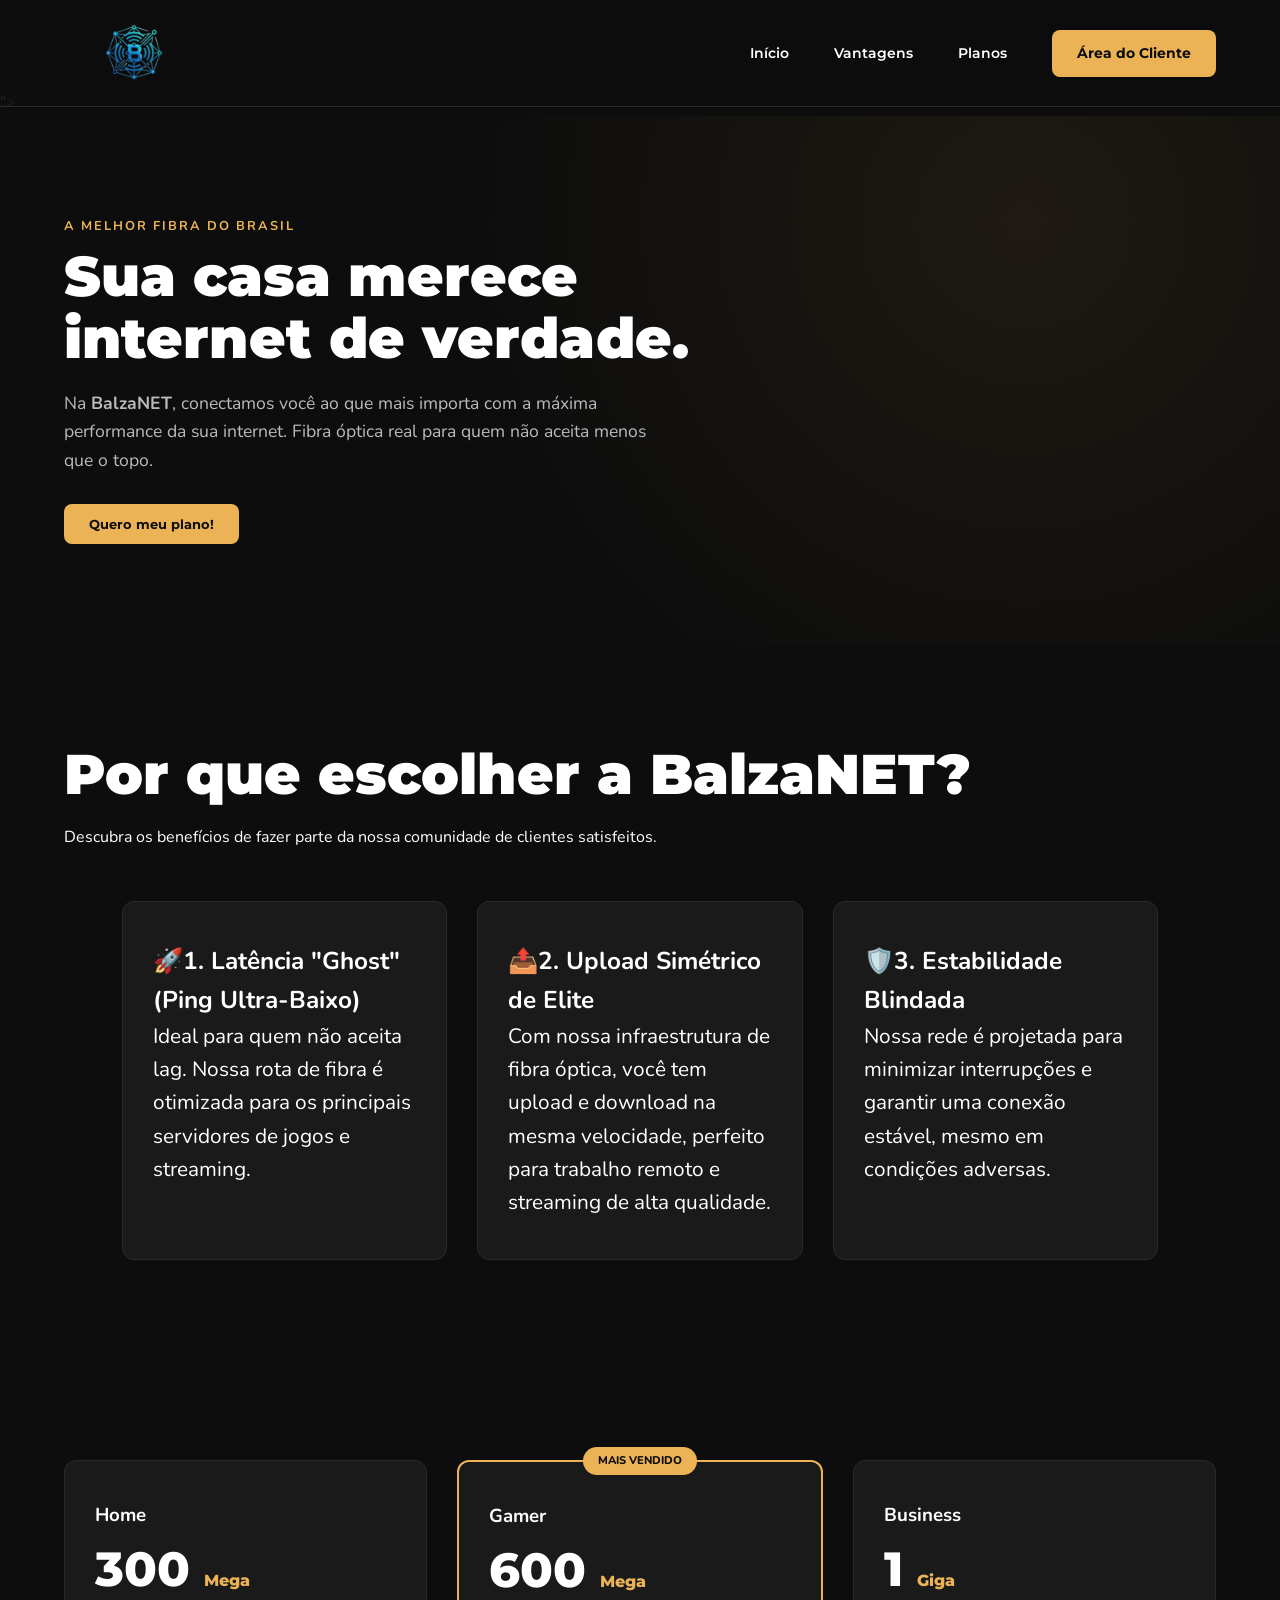
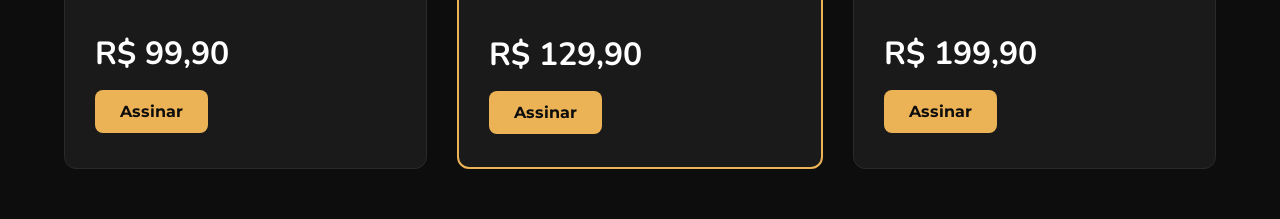
<file: index.html>
<!DOCTYPE html>
<html lang="pt-BR">
<head>
    <meta charset="UTF-8">
    <meta name="viewport" content="width=device-width, initial-scale=1.0">
    <title>BalzaNET — Conexão de Elite</title>
    <link href="https://fonts.googleapis.com/css2?family=Montserrat:wght@400;700;900&family=Nunito:wght@300;400;600&display=swap" rel="stylesheet">
    <link rel="stylesheet" href="styles/style_balzanet.css">">
</head>
<body>

<header>
    <img src="assets/balzanet logo.png" alt="BalzaNET Logo">
    
    <input type="checkbox" id="menu-check">
    
    <label for="menu-check" class="menu-overlay"></label>

    <label for="menu-check" class="menu-icon">
        <span class="hamburguer"></span>
    </label>

    <nav class="nav-menu">
        <a href="#inicio">Início</a>
        <a href="#vantagens">Vantagens</a>
        <a href="#precos">Planos</a>
        <a href="area_do_cliente.html" class="btn-primary">Área do Cliente</a>
    </nav>
</header>

    <main>
        <section id="inicio">
            <p id="melhorfibra">A melhor fibra do Brasil</p>
            <h1>Sua casa merece<br><span>internet de verdade.</span></h1>
            <p id="nabalzanet">
                Na <strong>BalzaNET</strong>, conectamos você ao que mais importa com a máxima performance da 
                sua internet. Fibra óptica real para quem não aceita menos que o topo.
            </p>
            <button class="btn-primary">Quero meu plano!</button>
        </section>

        <section id="vantagens">
            <h2>Por que escolher a BalzaNET?</h2>
            <p>Descubra os benefícios de fazer parte da nossa comunidade de clientes satisfeitos.</p>
            <div class="cards-container-vantagens">


                <div class="ds-card-vantagem1">
                    <h3>🚀1. Latência "Ghost" (Ping Ultra-Baixo)</h3>
                    <p>Ideal para quem não aceita lag. Nossa rota de fibra é otimizada para os principais servidores de jogos e streaming.</p>
                </div>

                <div class="ds-card-vantagem2">
                    <h3>📤2. Upload Simétrico de Elite</h3>
                    <p>Com nossa infraestrutura de fibra óptica, você tem upload e download na mesma velocidade, perfeito para trabalho remoto e streaming de alta qualidade.</p>
                </div>

                <div class="ds-card-vantagem3">
                    <h3>🛡️3. Estabilidade Blindada</h3>
                    <p>Nossa rede é projetada para minimizar interrupções e garantir uma conexão estável, mesmo em condições adversas.</p>
                </div>
            </div>
        </section>

        <section id="precos">
            <div class="cards-container">
                <div class="ds-card">
                    <h3>Home</h3>
                    <div class="velocidade">300 <span>Mega</span></div>
                    <div class="preco">R$ 99,90</div>
                    <a href="checkout.html" class="btn-primary" style="width: 100%;">Assinar</a>
                </div>

                <div class="ds-card destaque">
                    <span class="selo">MAIS VENDIDO</span>
                    <h3>Gamer</h3>
                    <div class="velocidade">600 <span>Mega</span></div>
                    <div class="preco">R$ 129,90</div>
                    <a href="checkout.html" class="btn-primary" style="width: 100%;">Assinar</a>
                </div>

                <div class="ds-card">
                    <h3>Business</h3>
                    <div class="velocidade">1 <span>Giga</span></div>
                    <div class="preco">R$ 199,90</div>
                    <a href="checkout.html" class="btn-primary" style="width: 100%;">Assinar</a>
                </div>
            </div>
        </section>
    </main>

</body>
</html>
</file>
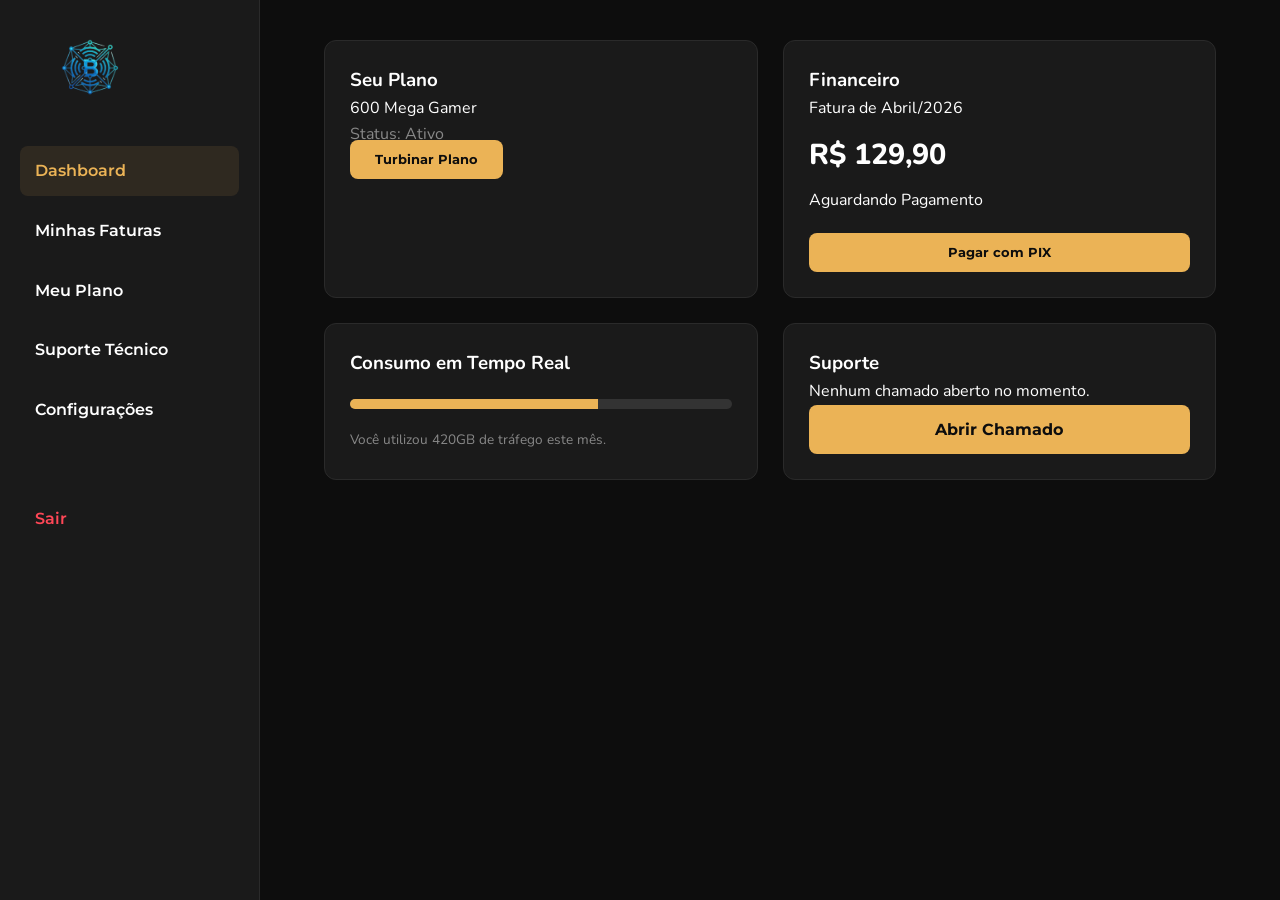
<file: area_do_cliente.html>
<!DOCTYPE html>
<html lang="pt-BR">
<head>
    <meta charset="UTF-8">
    <meta name="viewport" content="width=device-width, initial-scale=1.0">
    <title>BalzaNET — Área do Cliente</title>
    <link href="https://fonts.googleapis.com/css2?family=Montserrat:wght@400;700;900&family=Nunito:wght@300;400;600&display=swap" rel="stylesheet">
    <link rel="stylesheet" href="styles/style_balzanet.css">
    <link rel="stylesheet" href="styles\area_do_cliente.css">
</head>
<body>

    <aside class="sidebar">
        <img src="assets/balzanet logo.png" alt="BalzaNET">
        <nav>
            <a href="#" class="active"><span>Dashboard</span></a>
            <a href="#"><span>Minhas Faturas</span></a>
            <a href="#"><span>Meu Plano</span></a>
            <a href="suporte.html"><span>Suporte Técnico</span></a>
            <a href="#"><span>Configurações</span></a>
            <a href="balzanet.html" style="margin-top: 50px; color: #ff4757;"><span>Sair</span></a>
        </nav>
    </aside>

    <main class="main-content">
        <header class="welcome-header">
            <h1>Olá, Cliente BalzaNET!</h1>
            <p>Bem-vindo à sua central de controle. Tudo sob controle na sua conexão.</p>
        </header>

        <div class="dashboard-grid">
            <div class="widget-card">
                <h3>Seu Plano</h3>
                <div class="plan-info">600 Mega Gamer</div>
                <p style="color: #888;">Status: <span class="status-badge">Ativo</span></p>
                <a href="checkout.html" class="btn-primary" style="margin-top: 20px; width: 100%; font-size: 0.8rem;">Turbinar Plano</a>
            </div>

            <div class="widget-card">
                <h3>Financeiro</h3>
                <p style="margin-bottom: 10px;">Fatura de Abril/2026</p>
                <div style="font-size: 1.8rem; font-weight: 800; margin-bottom: 10px;">R$ 129,90</div>
                <span class="status-badge pending">Aguardando Pagamento</span>
                <button class="btn-primary" style="margin-top: 20px; width: 100%; font-size: 0.8rem;">Pagar com PIX</button>
            </div>

            <div class="widget-card">
                <h3>Consumo em Tempo Real</h3>
                <div style="height: 10px; background: #333; border-radius: 5px; margin: 20px 0; overflow: hidden;">
                    <div style="width: 65%; height: 100%; background: var(--color-brand-gold);"></div>
                </div>
                <p style="font-size: 0.85rem; color: #888;">Você utilizou 420GB de tráfego este mês.</p>
            </div>

            <div class="widget-card">
                <h3>Suporte</h3>
                <p>Nenhum chamado aberto no momento.</p>
                <a href="suporte.html" class="btn-primary" style="display: block; text-align: center; text-decoration: none;">Abrir Chamado</a>
        </div>
    </main>

</body>
</html>
</file>
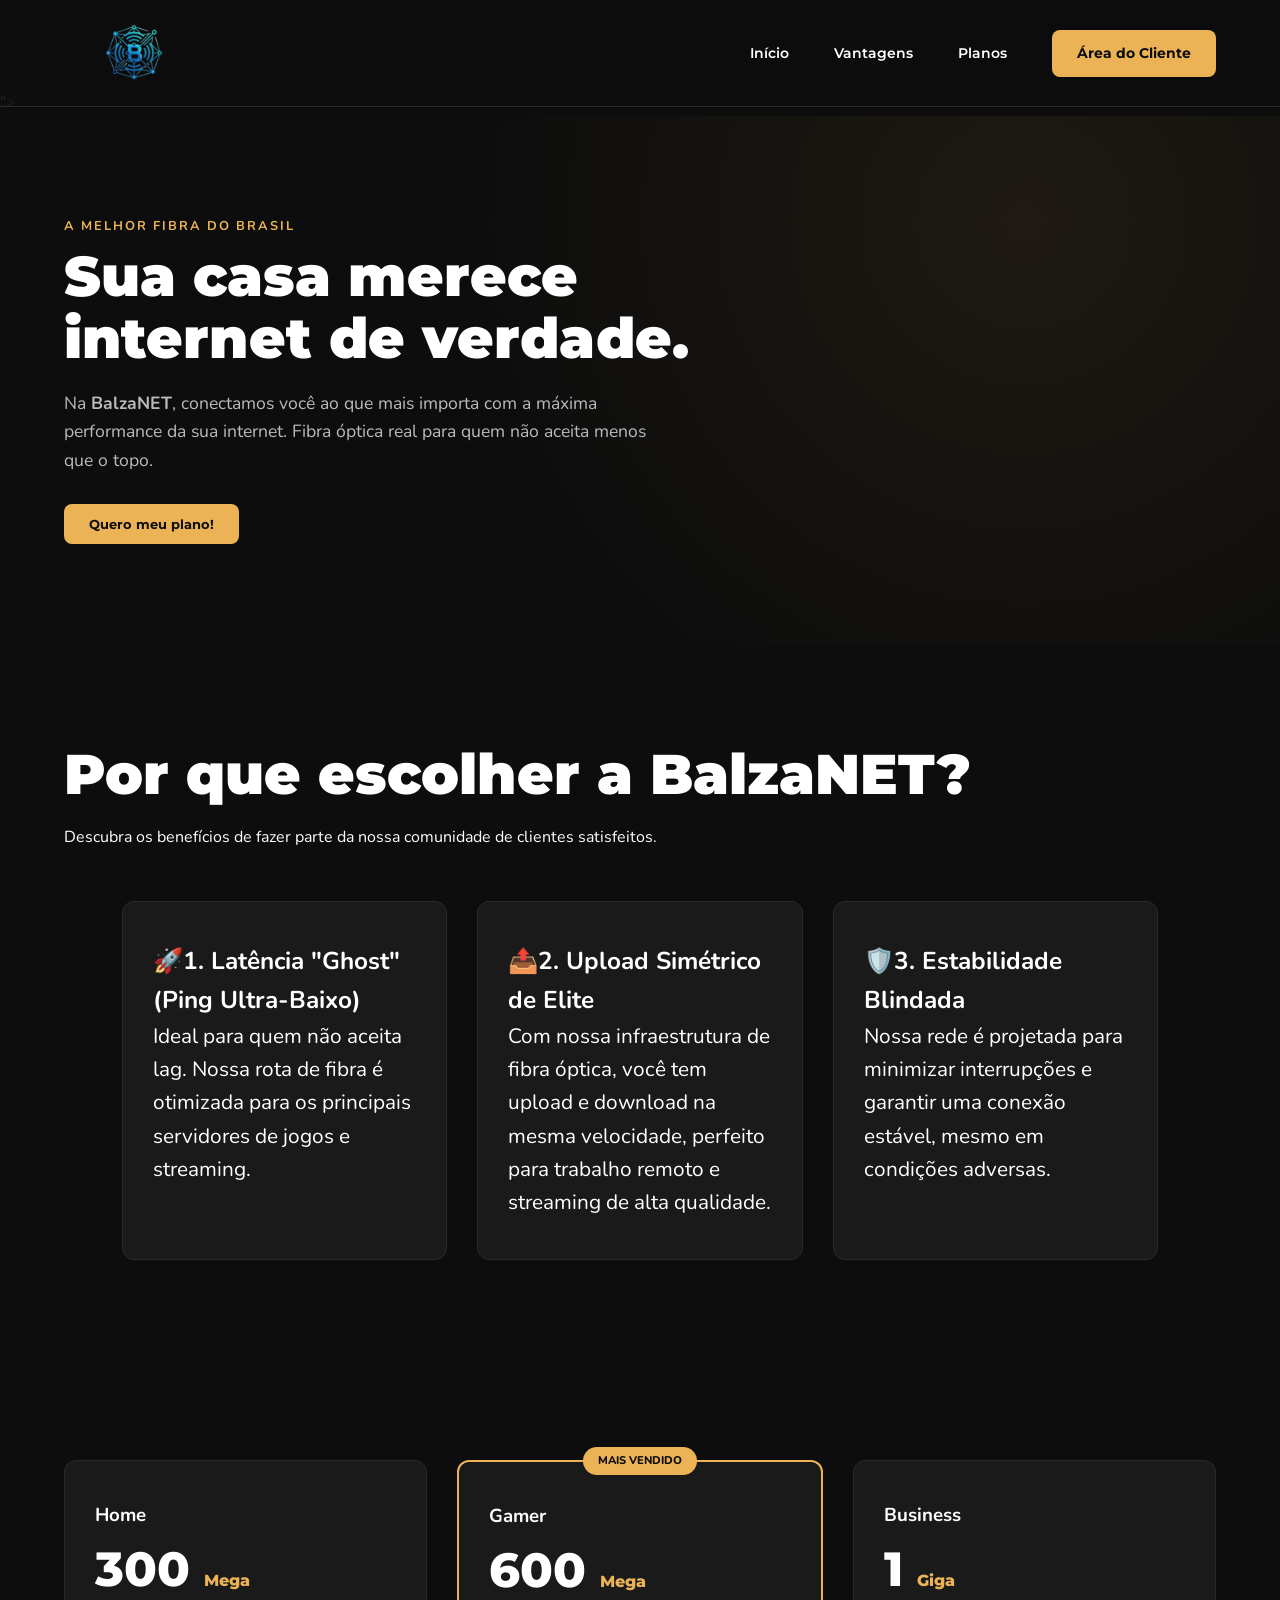
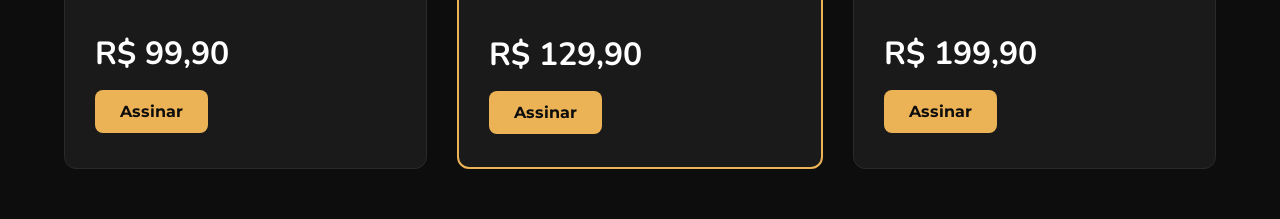
<file: balzanet.html>
<!DOCTYPE html>
<html lang="pt-BR">
<head>
    <meta charset="UTF-8">
    <meta name="viewport" content="width=device-width, initial-scale=1.0">
    <title>BalzaNET — Conexão de Elite</title>
    <link href="https://fonts.googleapis.com/css2?family=Montserrat:wght@400;700;900&family=Nunito:wght@300;400;600&display=swap" rel="stylesheet">
    <link rel="stylesheet" href="styles/style_balzanet.css">">
</head>
<body>

<header>
    <img src="assets/balzanet logo.png" alt="BalzaNET Logo">
    
    <input type="checkbox" id="menu-check">
    
    <label for="menu-check" class="menu-overlay"></label>

    <label for="menu-check" class="menu-icon">
        <span class="hamburguer"></span>
    </label>

    <nav class="nav-menu">
        <a href="#inicio">Início</a>
        <a href="#vantagens">Vantagens</a>
        <a href="#precos">Planos</a>
        <a href="area_do_cliente.html" class="btn-primary">Área do Cliente</a>
    </nav>
</header>

    <main>
        <section id="inicio">
            <p id="melhorfibra">A melhor fibra do Brasil</p>
            <h1>Sua casa merece<br><span>internet de verdade.</span></h1>
            <p id="nabalzanet">
                Na <strong>BalzaNET</strong>, conectamos você ao que mais importa com a máxima performance da 
                sua internet. Fibra óptica real para quem não aceita menos que o topo.
            </p>
            <button class="btn-primary">Quero meu plano!</button>
        </section>

        <section id="vantagens">
            <h2>Por que escolher a BalzaNET?</h2>
            <p>Descubra os benefícios de fazer parte da nossa comunidade de clientes satisfeitos.</p>
            <div class="cards-container-vantagens">


                <div class="ds-card-vantagem1">
                    <h3>🚀1. Latência "Ghost" (Ping Ultra-Baixo)</h3>
                    <p>Ideal para quem não aceita lag. Nossa rota de fibra é otimizada para os principais servidores de jogos e streaming.</p>
                </div>

                <div class="ds-card-vantagem2">
                    <h3>📤2. Upload Simétrico de Elite</h3>
                    <p>Com nossa infraestrutura de fibra óptica, você tem upload e download na mesma velocidade, perfeito para trabalho remoto e streaming de alta qualidade.</p>
                </div>

                <div class="ds-card-vantagem3">
                    <h3>🛡️3. Estabilidade Blindada</h3>
                    <p>Nossa rede é projetada para minimizar interrupções e garantir uma conexão estável, mesmo em condições adversas.</p>
                </div>
            </div>
        </section>

        <section id="precos">
            <div class="cards-container">
                <div class="ds-card">
                    <h3>Home</h3>
                    <div class="velocidade">300 <span>Mega</span></div>
                    <div class="preco">R$ 99,90</div>
                    <a href="checkout.html" class="btn-primary" style="width: 100%;">Assinar</a>
                </div>

                <div class="ds-card destaque">
                    <span class="selo">MAIS VENDIDO</span>
                    <h3>Gamer</h3>
                    <div class="velocidade">600 <span>Mega</span></div>
                    <div class="preco">R$ 129,90</div>
                    <a href="checkout.html" class="btn-primary" style="width: 100%;">Assinar</a>
                </div>

                <div class="ds-card">
                    <h3>Business</h3>
                    <div class="velocidade">1 <span>Giga</span></div>
                    <div class="preco">R$ 199,90</div>
                    <a href="checkout.html" class="btn-primary" style="width: 100%;">Assinar</a>
                </div>
            </div>
        </section>
    </main>

</body>
</html>
</file>
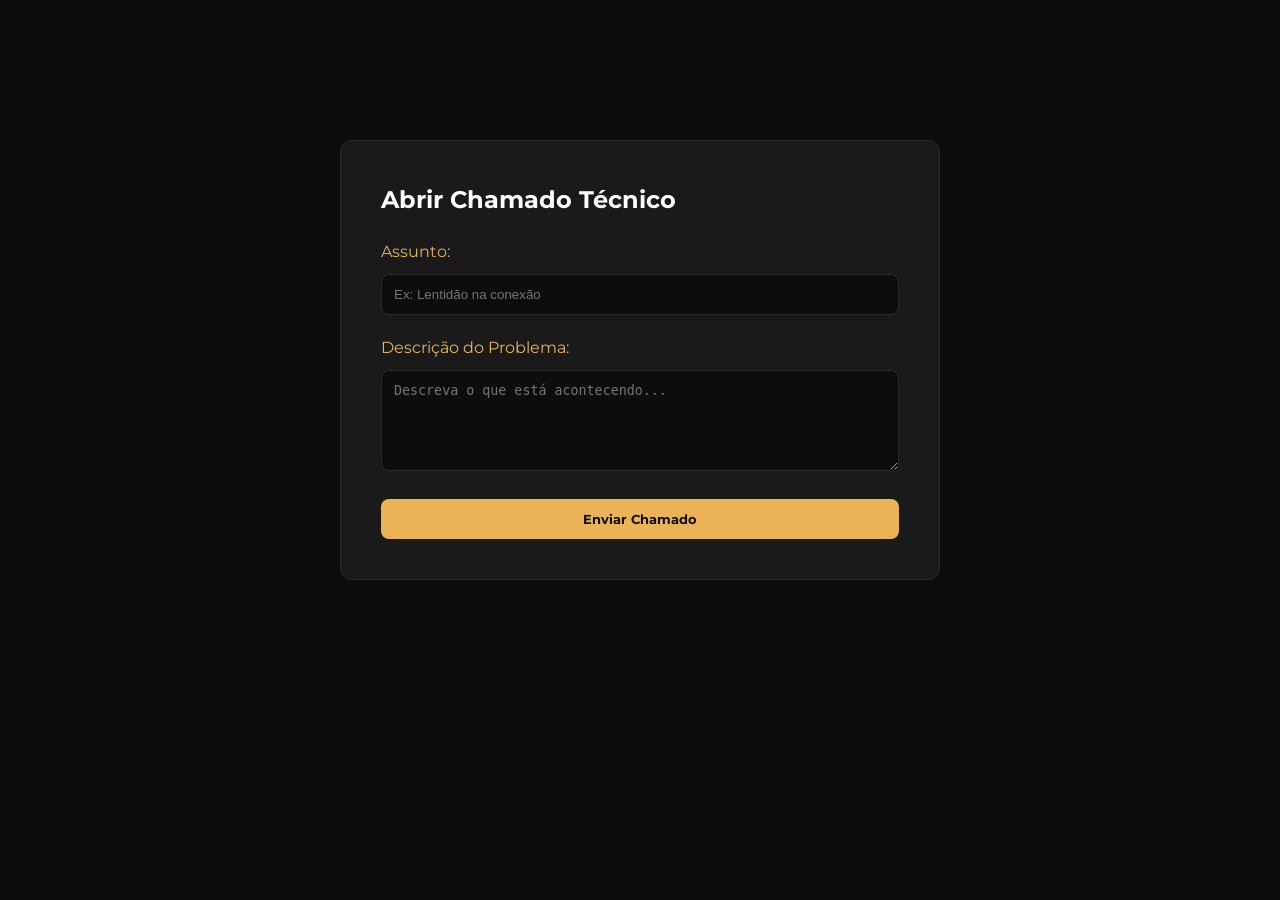
<file: suporte.html>
<!DOCTYPE html>
<html lang="pt-BR">
<head>
    <meta charset="UTF-8">
    <link rel="stylesheet" href="styles/style_balzanet.css">
    <style>
        .form-container {
            max-width: 600px;
            margin: 50px auto;
            background: var(--color-dark-800);
            padding: 40px;
            border-radius: 12px;
            border: 1px solid var(--color-dark-700);
        }
        input, textarea {
            width: 100%;
            padding: 12px;
            margin-top: 8px;
            margin-bottom: 20px;
            background: var(--color-dark-900);
            border: 1px solid var(--color-dark-700);
            color: white;
            border-radius: 8px;
        }
        label { font-family: var(--font-display); color: var(--color-brand-gold); }
    </style>
</head>
<body>
    <div class="form-container">
        <h2 style="font-family: var(--font-display); margin-bottom: 20px;">Abrir Chamado Técnico</h2>
        
        <form action="https://formspree.io/f/seu-id-aqui" method="POST">
            <label>Assunto:</label>
            <input type="text" name="assunto" placeholder="Ex: Lentidão na conexão" required>
            
            <label>Descrição do Problema:</label>
            <textarea name="mensagem" rows="5" placeholder="Descreva o que está acontecendo..." required></textarea>
            
            <button type="submit" class="btn-primary" style="width: 100%;">Enviar Chamado</button>
        </form>
    </div>
</body>
</html>
</file>
<file: styles/style_balzanet.css>
/* Importação das fontes do Design System */
@import url('https://fonts.googleapis.com/css2?family=Montserrat:wght@400;700;900&family=Nunito:wght@300;400;600&display=swap');

:root {
  /* Brand Colors - Extraído do Design System */
  --color-brand-gold:      #EBB356;
  --color-brand-gold-dark: #C8902F;
  --color-dark-900: #0D0D0D;
  --color-dark-800: #1A1A1A;
  --color-dark-700: #2A2A2A;
  --color-white:   #FFFFFF;
  --color-accent:    var(--color-brand-gold);
  
  /* Typography */
  --font-display: 'Montserrat', sans-serif;
  --font-body:    'Nunito', sans-serif;

  /* Transitions & Shadows */
  --ease-smooth: all 0.3s cubic-bezier(0.4,0,0.2,1);
  --shadow-gold: 0 0 24px rgba(235,179,86,0.3);
}

* {
    margin: 0;
    padding: 0;
    box-sizing: border-box;
    text-decoration: none;
}

body {
    background-color: var(--color-dark-900);
    color: var(--color-white);
    font-family: var(--font-body);
    padding-top: 90px;
    line-height: 1.6;
}

/* Header Estilizado */
header {
    position: fixed;
    top: 0;
    width: 100%;
    background: rgba(13, 13, 13, 0.85);
    backdrop-filter: blur(10px);
    display: flex;
    align-items: center;
    padding: 15px 5%;
    gap: 40px;
    z-index: 1000;
    border-bottom: 1px solid var(--color-dark-700);
}

header img { width: 140px; margin-right: auto; }

header a {
    color: var(--color-white);
    font-family: var(--font-display);
    font-size: 0.9rem;
    font-weight: 600;
    transition: var(--ease-smooth);
}

header a:hover { color: var(--color-accent); }

/* Botões do Design System */
.btn-primary {
    background: var(--color-accent);
    color: var(--color-dark-900);
    padding: 12px 25px;
    border-radius: 8px;
    font-family: var(--font-display);
    font-weight: 700;
    border: none;
    cursor: pointer;
    transition: var(--ease-smooth);
}

.btn-primary:hover {
    background: var(--color-brand-gold-dark);
    transform: translateY(-2px);
    box-shadow: var(--shadow-gold);
}

/* Hero Section */
#inicio {
    padding: 100px 5%;
    background: radial-gradient(circle at 80% 20%, rgba(235,179,86,0.08), transparent 50%);
}

#inicio h1 {
    font-family: var(--font-display);
    font-size: 3.5rem;
    font-weight: 900;
    line-height: 1.1;
    margin-bottom: 20px;
}

#melhorfibra {
    color: var(--color-accent);
    text-transform: uppercase;
    letter-spacing: 2px;
    font-weight: 700;
    font-size: 0.8rem;
    margin-bottom: 10px;
}

#nabalzanet {
    color: #BBBBBB;
    max-width: 600px;
    font-size: 1.1rem;
    margin-bottom: 30px;
}

/* Cards - Estilo Design System */
.cards-container {
    display: flex;
    gap: 30px;
    padding: 50px 5%;
    flex-wrap: wrap;
}

.ds-card {
    background: var(--color-dark-800);
    border: 1px solid var(--color-dark-700);
    padding: 40px 30px;
    border-radius: 12px;
    flex: 1;
    min-width: 280px;
    transition: var(--ease-smooth);
}

.ds-card:hover {
    border-color: var(--color-accent);
    transform: translateY(-10px);
    box-shadow: var(--shadow-gold);
}

.ds-card.destaque {
    border: 2px solid var(--color-accent);
    position: relative;
}

.selo {
    position: absolute;
    top: -15px;
    left: 50%;
    transform: translateX(-50%);
    background: var(--color-accent);
    color: var(--color-dark-900);
    padding: 5px 15px;
    border-radius: 20px;
    font-weight: 800;
    font-size: 0.7rem;
}

.velocidade {
    font-family: var(--font-display);
    font-size: 3rem;
    font-weight: 800;
    color: var(--color-white);
}

.velocidade span { color: var(--color-accent); font-size: 1rem; }

.preco {
    font-size: 2rem;
    font-weight: 700;
    margin: 20px 0;
}


/* --- Mobile Navigation --- */

/* Esconde o checkbox */
#menu-check {
    display: none;
}


.menu-icon {
    display: none; /* Escondido no desktop */
    cursor: pointer;
    padding: 10px;
    z-index: 1100;
}

.hamburguer {
    display: block;
    width: 28px;
    height: 2px;
    background: var(--color-brand-gold);
    position: relative;
    transition: var(--ease-smooth);
}

.hamburguer::before,
.hamburguer::after {
    content: '';
    display: block;
    width: 100%;
    height: 100%;
    background: inherit;
    position: absolute;
    transition: var(--ease-smooth);
}

.hamburguer::before { top: -8px; }
.hamburguer::after { bottom: -8px; }


@media (max-width: 768px) {
    header {
        justify-content: space-between;
        padding: 15px 7%;
    }

    .menu-icon {
        display: block; /* Mostra o ícone no mobile */
    }

    .nav-menu {
        position: fixed;
        top: 0;
        right: -100%; /* Menu começa escondido à direita */
        width: 80%;
        height: 100vh;
        background: var(--color-dark-800);
        display: flex;
        flex-direction: column;
        align-items: center;
        justify-content: center;
        gap: 30px;
        transition: var(--ease-smooth);
        border-left: 1px solid var(--color-dark-700);
        z-index: 1050;
    }

    /* Quando o checkbox estiver marcado, o menu aparece */
    #menu-check:checked ~ .nav-menu {
        right: 0;
    }

    /* Animação do ícone para "X" quando aberto */
    #menu-check:checked ~ .menu-icon .hamburguer {
        background: transparent;
    }

    #menu-check:checked ~ .menu-icon .hamburguer::before {
        transform: rotate(45deg);
        top: 0;
    }

    #menu-check:checked ~ .menu-icon .hamburguer::after {
        transform: rotate(-45deg);
        bottom: 0;
    }

    .nav-menu a {
        font-size: 1.2rem;
    }
}
/* --- Melhoria no Desktop --- */
.nav-menu {
    display: flex;
    align-items: center;
    gap: 45px; /* Aumentado de 30px para 45px para dar mais respiro */
    margin-left: auto;
}

/* --- Correção do Menu Mobile --- */

/* Overlay (Fundo que escurece o site ao abrir o menu) */
.menu-overlay {
    display: none;
    position: fixed;
    top: 0;
    left: 0;
    width: 100vw;
    height: 100vh;
    background: rgba(0, 0, 0, 0.5);
    backdrop-filter: blur(4px);
    z-index: 1040; /* Abaixo do menu, acima do conteúdo */
}

/* Exibe o overlay apenas quando o menu está marcado */
#menu-check:checked ~ .menu-overlay {
    display: block;
}

/* Ajuste de profundidade para garantir que o ícone de fechar (X) fique visível */
.menu-icon {
    display: none;
    cursor: pointer;
    padding: 15px;
    z-index: 1100; /* Sempre no topo */
    position: relative;
}

@media (max-width: 768px) {
    header {
        justify-content: space-between;
    }

    .menu-icon {
        display: block;
    }

    .nav-menu {
        position: fixed;
        top: 0;
        right: -100%;
        width: 75%; /* Um pouco menor para mostrar o overlay lateral */
        height: 100vh;
        background: var(--color-dark-800);
        flex-direction: column;
        justify-content: center;
        gap: 40px;
        transition: var(--ease-smooth);
        z-index: 1050;
        box-shadow: -10px 0 30px rgba(0,0,0,0.5);
    }

    #menu-check:checked ~ .nav-menu {
        right: 0;
    }

    /* Garante que os links ocupem espaço para clique fácil */
    .nav-menu a {
        width: 100%;
        text-align: center;
        padding: 10px 0;
        font-size: 1.3rem;
    }
}

.ds-card-vantagem1, .ds-card-vantagem2, .ds-card-vantagem3 {
    background: var(--color-dark-800);
    border: 1px solid var(--color-dark-700);
    padding: 40px 30px;
    border-radius: 12px;
    flex: 1;
    min-width: 280px;
    transition: var(--ease-smooth);
    font-size: 1.3rem;
}

.cards-container-vantagens {
    display: flex;
    gap: 30px;
    padding: 50px 5%;
    flex-wrap: wrap;
}



#vantagens {
    padding: 100px 5%;
    
}

#vantagens h2 {
    font-family: var(--font-display);
    font-size: 3.5rem;
    font-weight: 900;
    line-height: 1.1;
    margin-bottom: 20px;
}
</file>
